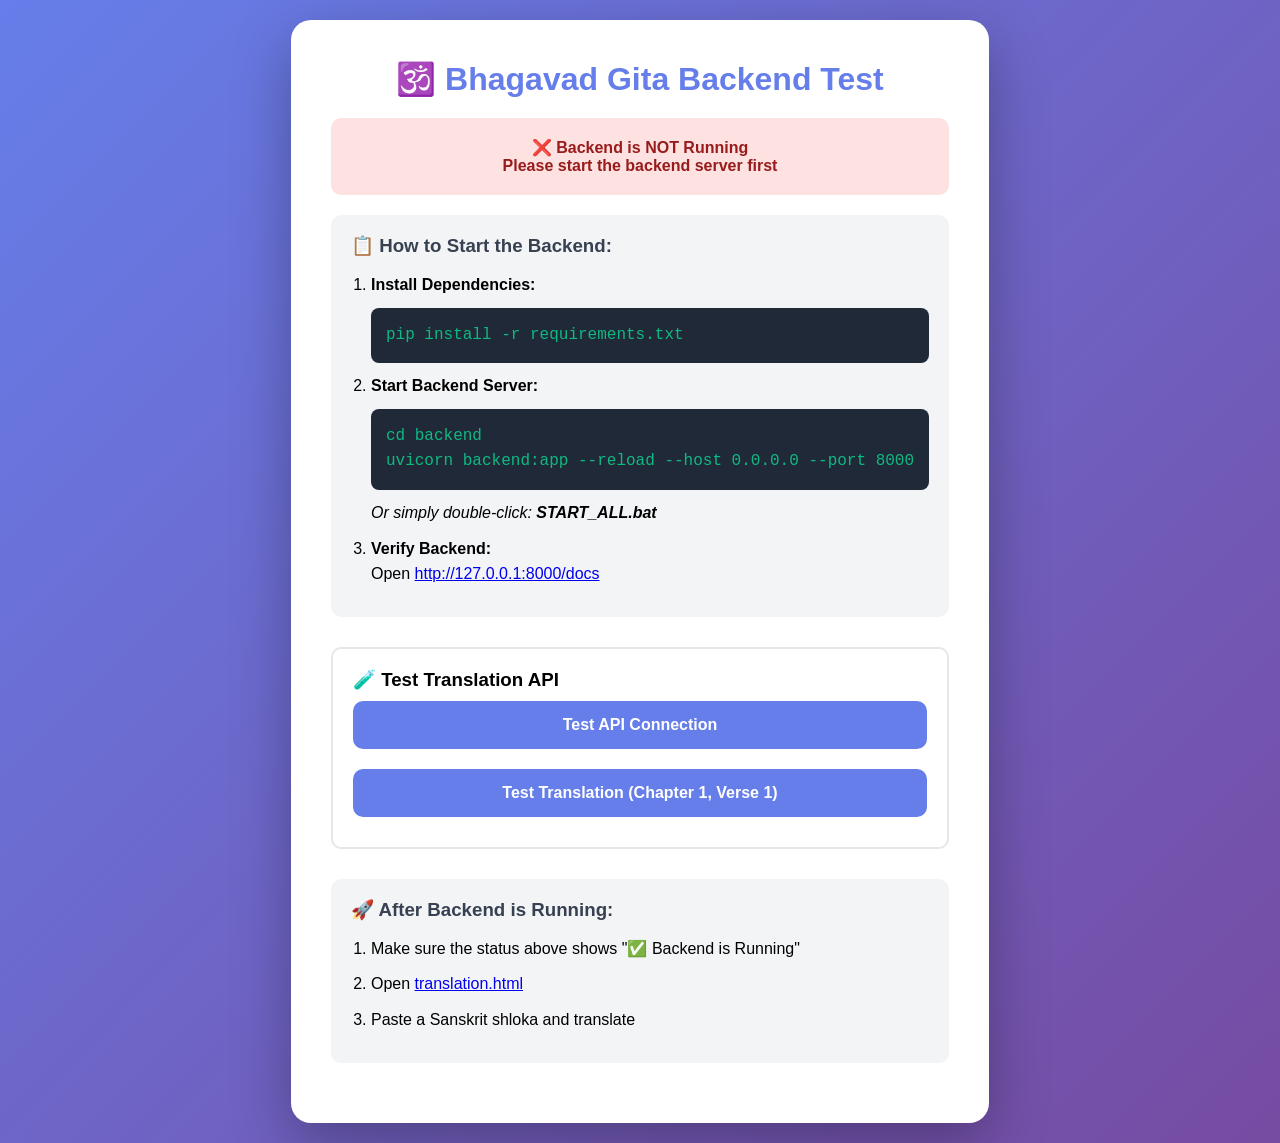
<file: TEST_BACKEND.html>
<!DOCTYPE html>
<html lang="en">
<head>
    <meta charset="UTF-8">
    <meta name="viewport" content="width=device-width, initial-scale=1.0">
    <title>Backend Test - Bhagavad Gita</title>
    <style>
        * {
            margin: 0;
            padding: 0;
            box-sizing: border-box;
        }
        body {
            font-family: 'Segoe UI', Tahoma, Geneva, Verdana, sans-serif;
            background: linear-gradient(135deg, #667eea 0%, #764ba2 100%);
            min-height: 100vh;
            display: flex;
            justify-content: center;
            align-items: center;
            padding: 20px;
        }
        .container {
            background: white;
            border-radius: 20px;
            padding: 40px;
            max-width: 800px;
            box-shadow: 0 20px 60px rgba(0,0,0,0.3);
        }
        h1 {
            color: #667eea;
            margin-bottom: 20px;
            text-align: center;
        }
        .status {
            padding: 20px;
            border-radius: 10px;
            margin: 20px 0;
            font-weight: bold;
            text-align: center;
        }
        .status.checking {
            background: #fef3c7;
            color: #92400e;
        }
        .status.success {
            background: #d1fae5;
            color: #065f46;
        }
        .status.error {
            background: #fee2e2;
            color: #991b1b;
        }
        .instructions {
            background: #f3f4f6;
            padding: 20px;
            border-radius: 10px;
            margin: 20px 0;
        }
        .instructions h3 {
            color: #374151;
            margin-bottom: 15px;
        }
        .instructions ol {
            margin-left: 20px;
        }
        .instructions li {
            margin: 10px 0;
            line-height: 1.6;
        }
        .code {
            background: #1f2937;
            color: #10b981;
            padding: 15px;
            border-radius: 8px;
            font-family: 'Courier New', monospace;
            margin: 10px 0;
            overflow-x: auto;
        }
        button {
            background: #667eea;
            color: white;
            border: none;
            padding: 15px 30px;
            border-radius: 10px;
            font-size: 16px;
            font-weight: bold;
            cursor: pointer;
            width: 100%;
            margin: 10px 0;
            transition: all 0.3s;
        }
        button:hover {
            background: #5568d3;
            transform: translateY(-2px);
            box-shadow: 0 5px 15px rgba(102, 126, 234, 0.4);
        }
        .test-section {
            margin: 30px 0;
            padding: 20px;
            border: 2px solid #e5e7eb;
            border-radius: 10px;
        }
        .result {
            margin-top: 15px;
            padding: 15px;
            border-radius: 8px;
            background: #f9fafb;
            white-space: pre-wrap;
            word-wrap: break-word;
            max-height: 300px;
            overflow-y: auto;
        }
    </style>
</head>
<body>
    <div class="container">
        <h1>🕉️ Bhagavad Gita Backend Test</h1>
        
        <div id="status" class="status checking">
            🔍 Checking backend status...
        </div>

        <div class="instructions">
            <h3>📋 How to Start the Backend:</h3>
            <ol>
                <li><strong>Install Dependencies:</strong>
                    <div class="code">pip install -r requirements.txt</div>
                </li>
                <li><strong>Start Backend Server:</strong>
                    <div class="code">cd backend<br>uvicorn backend:app --reload --host 0.0.0.0 --port 8000</div>
                    <p><em>Or simply double-click: <strong>START_ALL.bat</strong></em></p>
                </li>
                <li><strong>Verify Backend:</strong>
                    <p>Open <a href="http://127.0.0.1:8000/docs" target="_blank">http://127.0.0.1:8000/docs</a></p>
                </li>
            </ol>
        </div>

        <div class="test-section">
            <h3>🧪 Test Translation API</h3>
            <button onclick="testAPI()">Test API Connection</button>
            <button onclick="testTranslation()">Test Translation (Chapter 1, Verse 1)</button>
            <div id="result" class="result" style="display:none;"></div>
        </div>

        <div class="instructions">
            <h3>🚀 After Backend is Running:</h3>
            <ol>
                <li>Make sure the status above shows "✅ Backend is Running"</li>
                <li>Open <a href="frontend/BV/translation.html">translation.html</a></li>
                <li>Paste a Sanskrit shloka and translate</li>
            </ol>
        </div>
    </div>

    <script>
        const API_BASE_URL = "http://127.0.0.1:8000";
        const statusDiv = document.getElementById('status');
        const resultDiv = document.getElementById('result');

        async function checkBackend() {
            try {
                const response = await fetch(`${API_BASE_URL}/docs`);
                if (response.ok) {
                    statusDiv.className = 'status success';
                    statusDiv.innerHTML = '✅ Backend is Running!<br>API URL: ' + API_BASE_URL;
                    return true;
                }
            } catch (err) {
                statusDiv.className = 'status error';
                statusDiv.innerHTML = '❌ Backend is NOT Running<br>Please start the backend server first';
                return false;
            }
        }

        async function testAPI() {
            resultDiv.style.display = 'block';
            resultDiv.textContent = 'Testing API connection...';
            
            try {
                const response = await fetch(`${API_BASE_URL}/docs`);
                if (response.ok) {
                    resultDiv.textContent = '✅ API Connection Successful!\n\n' +
                        'Backend URL: ' + API_BASE_URL + '\n' +
                        'Status: ' + response.status + ' ' + response.statusText + '\n\n' +
                        'You can now use the translation page!';
                } else {
                    resultDiv.textContent = '❌ API returned error: ' + response.status;
                }
            } catch (err) {
                resultDiv.textContent = '❌ Cannot connect to backend:\n\n' + err.message + '\n\n' +
                    'Make sure the backend is running on port 8000';
            }
        }

        async function testTranslation() {
            resultDiv.style.display = 'block';
            resultDiv.textContent = 'Testing translation...';
            
            const testShloka = "धृतराष्ट्र उवाच | धर्मक्षेत्रे कुरुक्षेत्रे समवेता युयुत्सवः | मामकाः पाण्डवाश्चैव किमकुर्वत सञ्जय ||";
            
            try {
                const response = await fetch(`${API_BASE_URL}/get-meaning`, {
                    method: 'POST',
                    headers: { 'Content-Type': 'application/json' },
                    body: JSON.stringify({
                        shloka: testShloka,
                        language: 'english'
                    })
                });

                const data = await response.json();
                
                if (response.ok && data.text) {
                    resultDiv.textContent = '✅ Translation Successful!\n\n' +
                        'Shloka: ' + testShloka + '\n\n' +
                        'Translation:\n' + data.text;
                } else if (data.error) {
                    resultDiv.textContent = '⚠️ API Error:\n\n' + data.error;
                } else {
                    resultDiv.textContent = '❌ Unexpected response:\n\n' + JSON.stringify(data, null, 2);
                }
            } catch (err) {
                resultDiv.textContent = '❌ Translation failed:\n\n' + err.message + '\n\n' +
                    'Make sure the backend is running and try again.';
            }
        }

        // Auto-check on page load
        checkBackend();
        
        // Re-check every 5 seconds
        setInterval(checkBackend, 5000);
    </script>
</body>
</html>
</file>
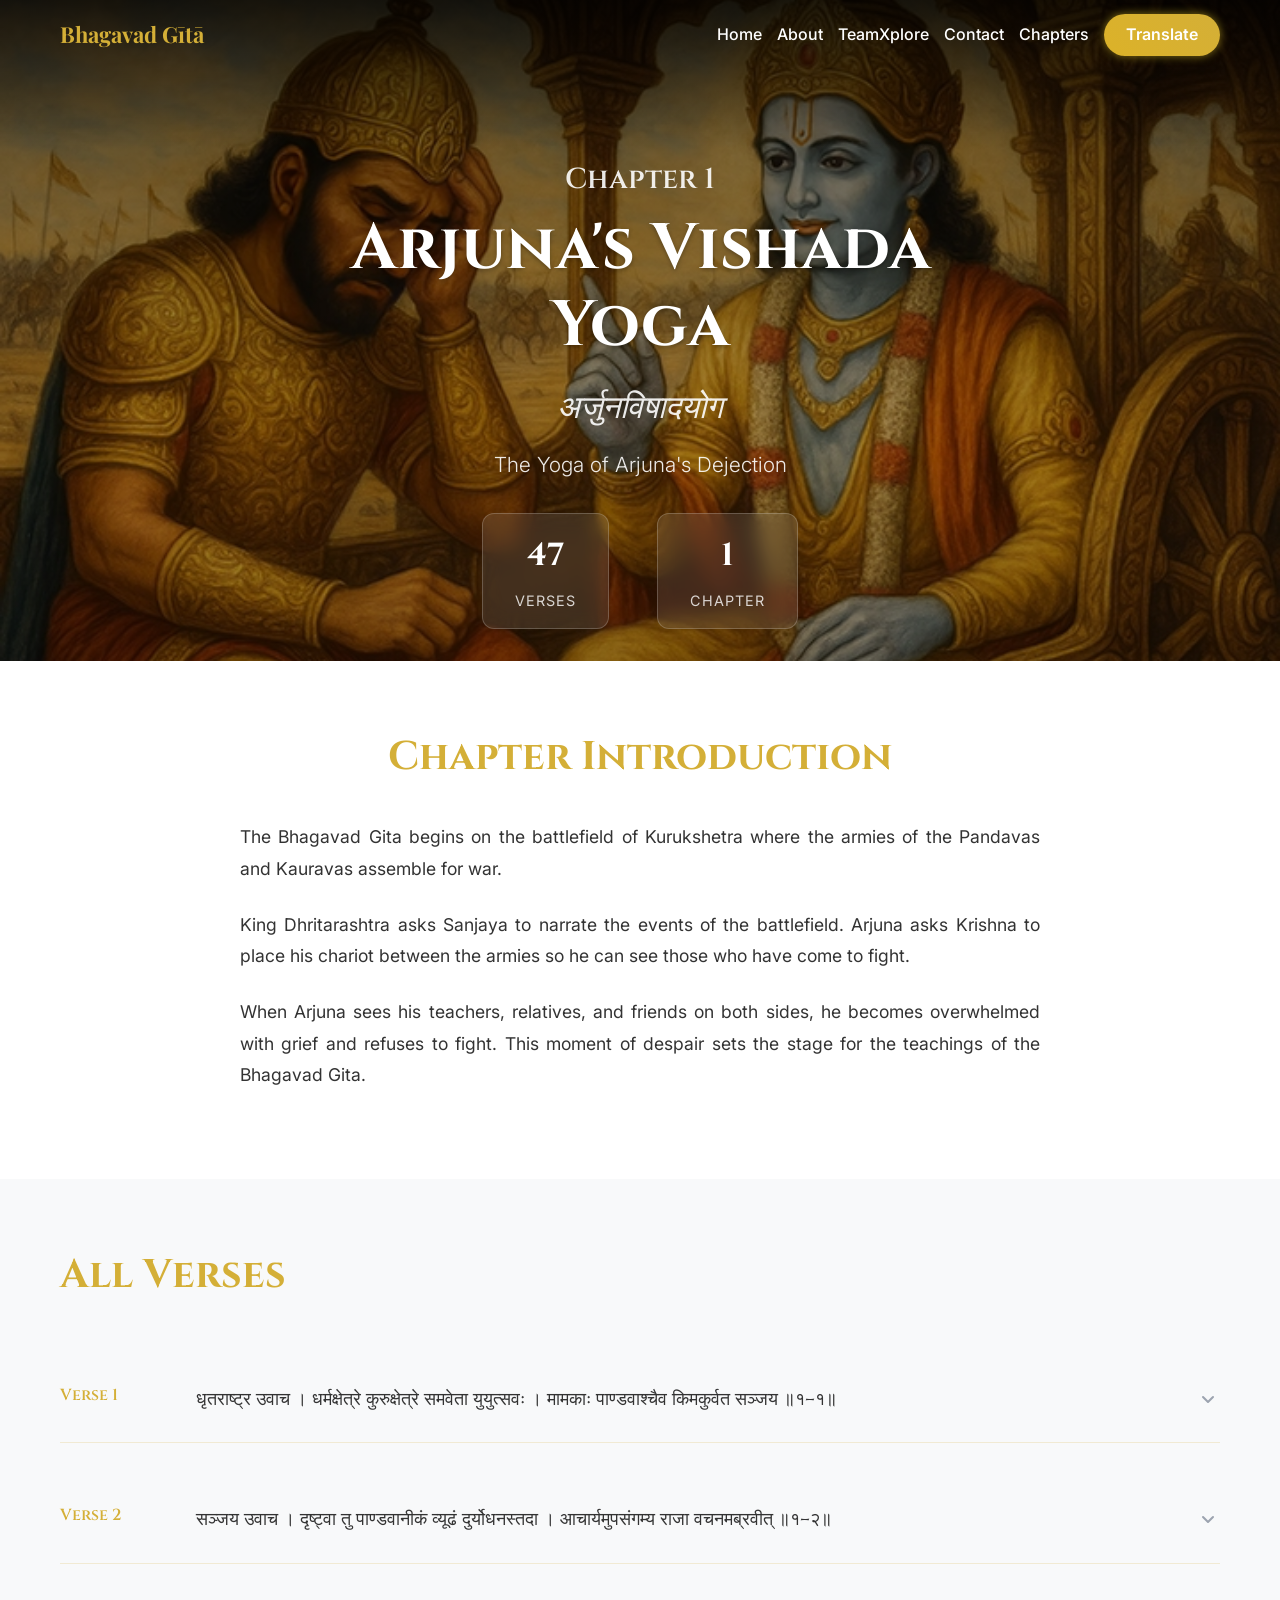
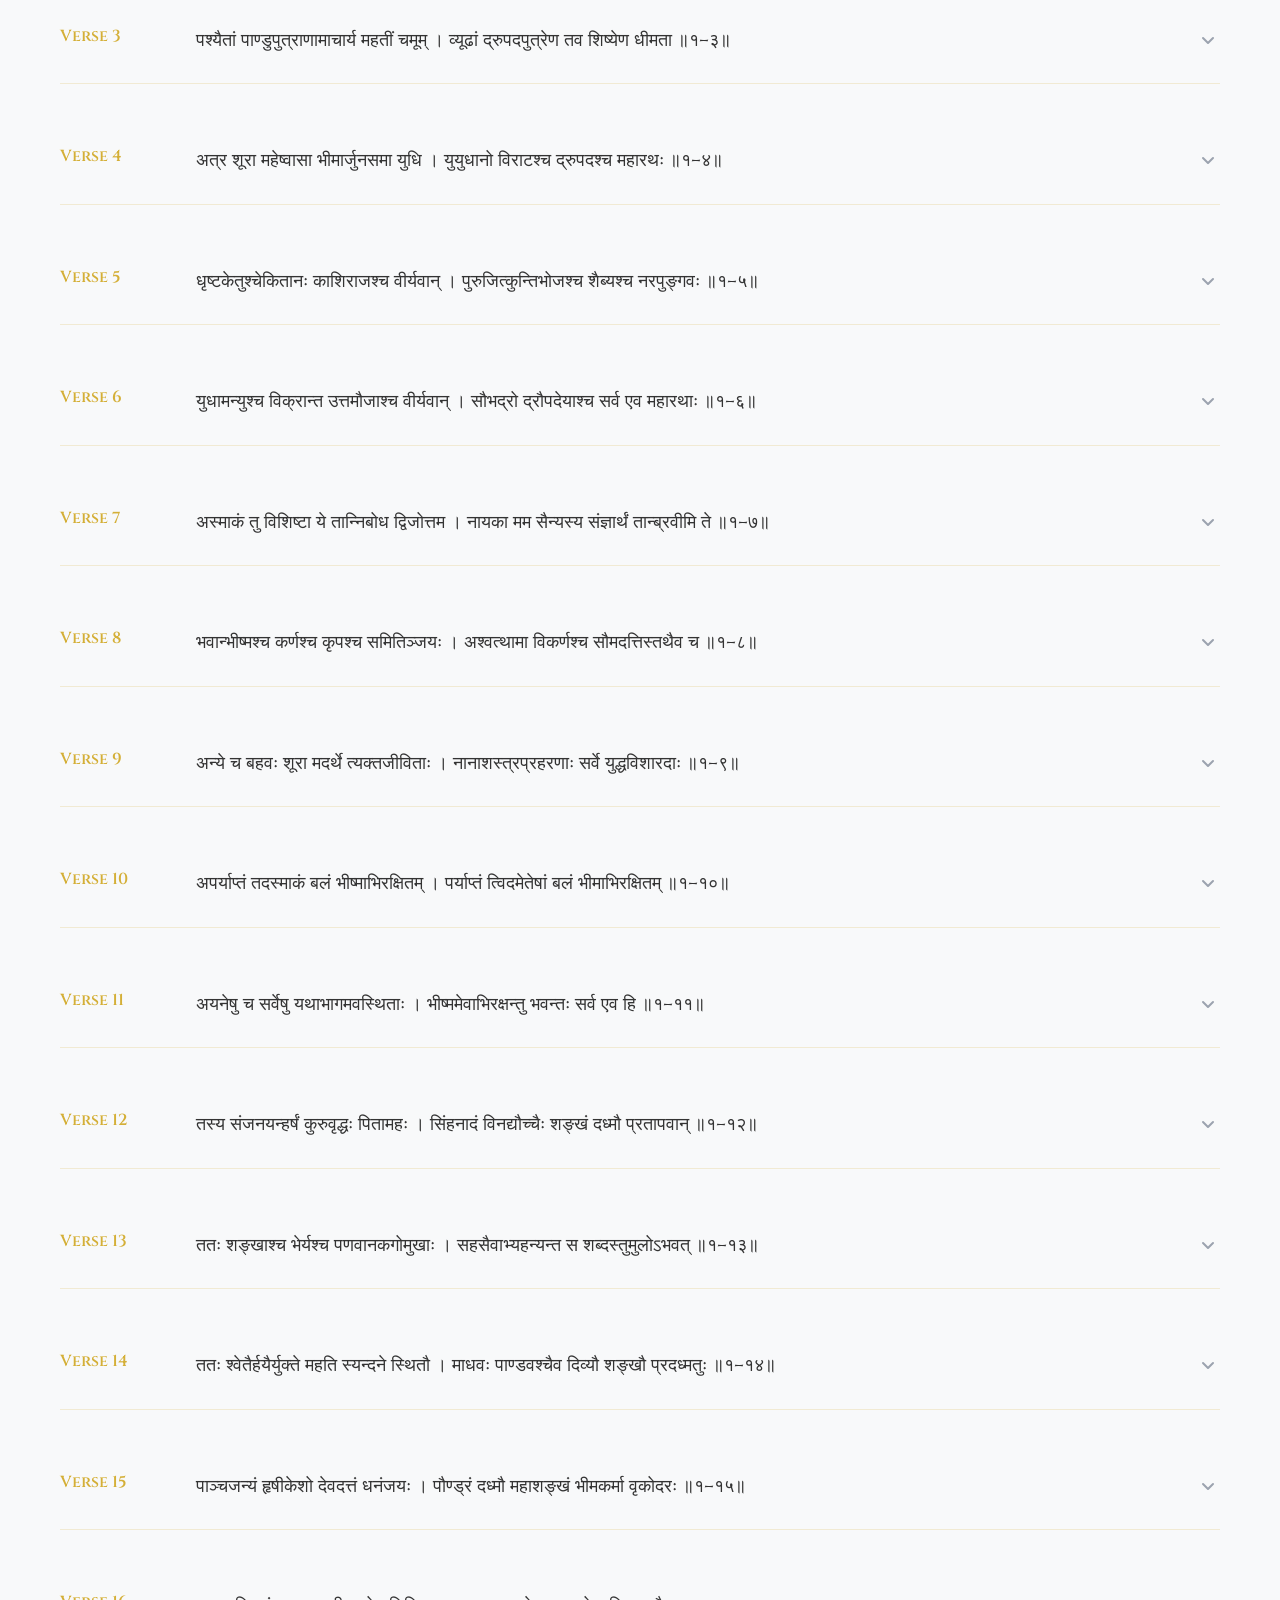
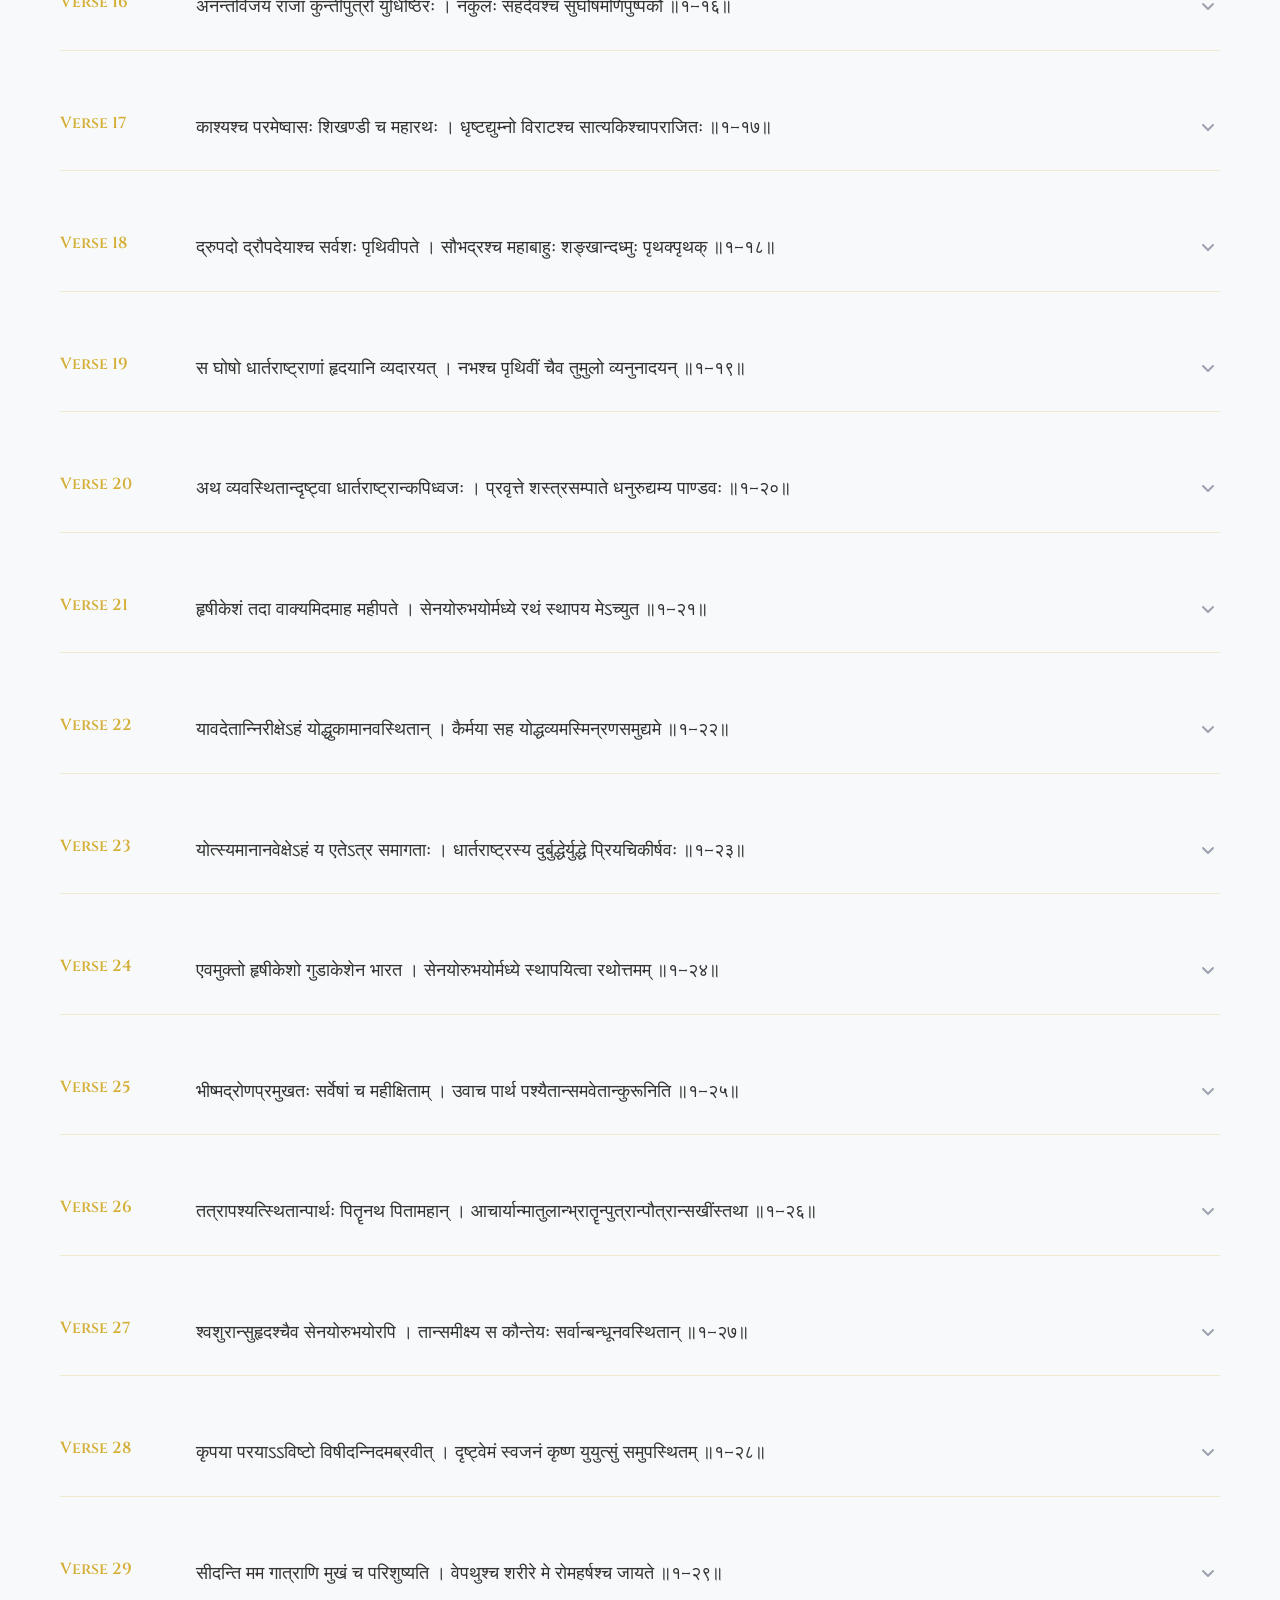
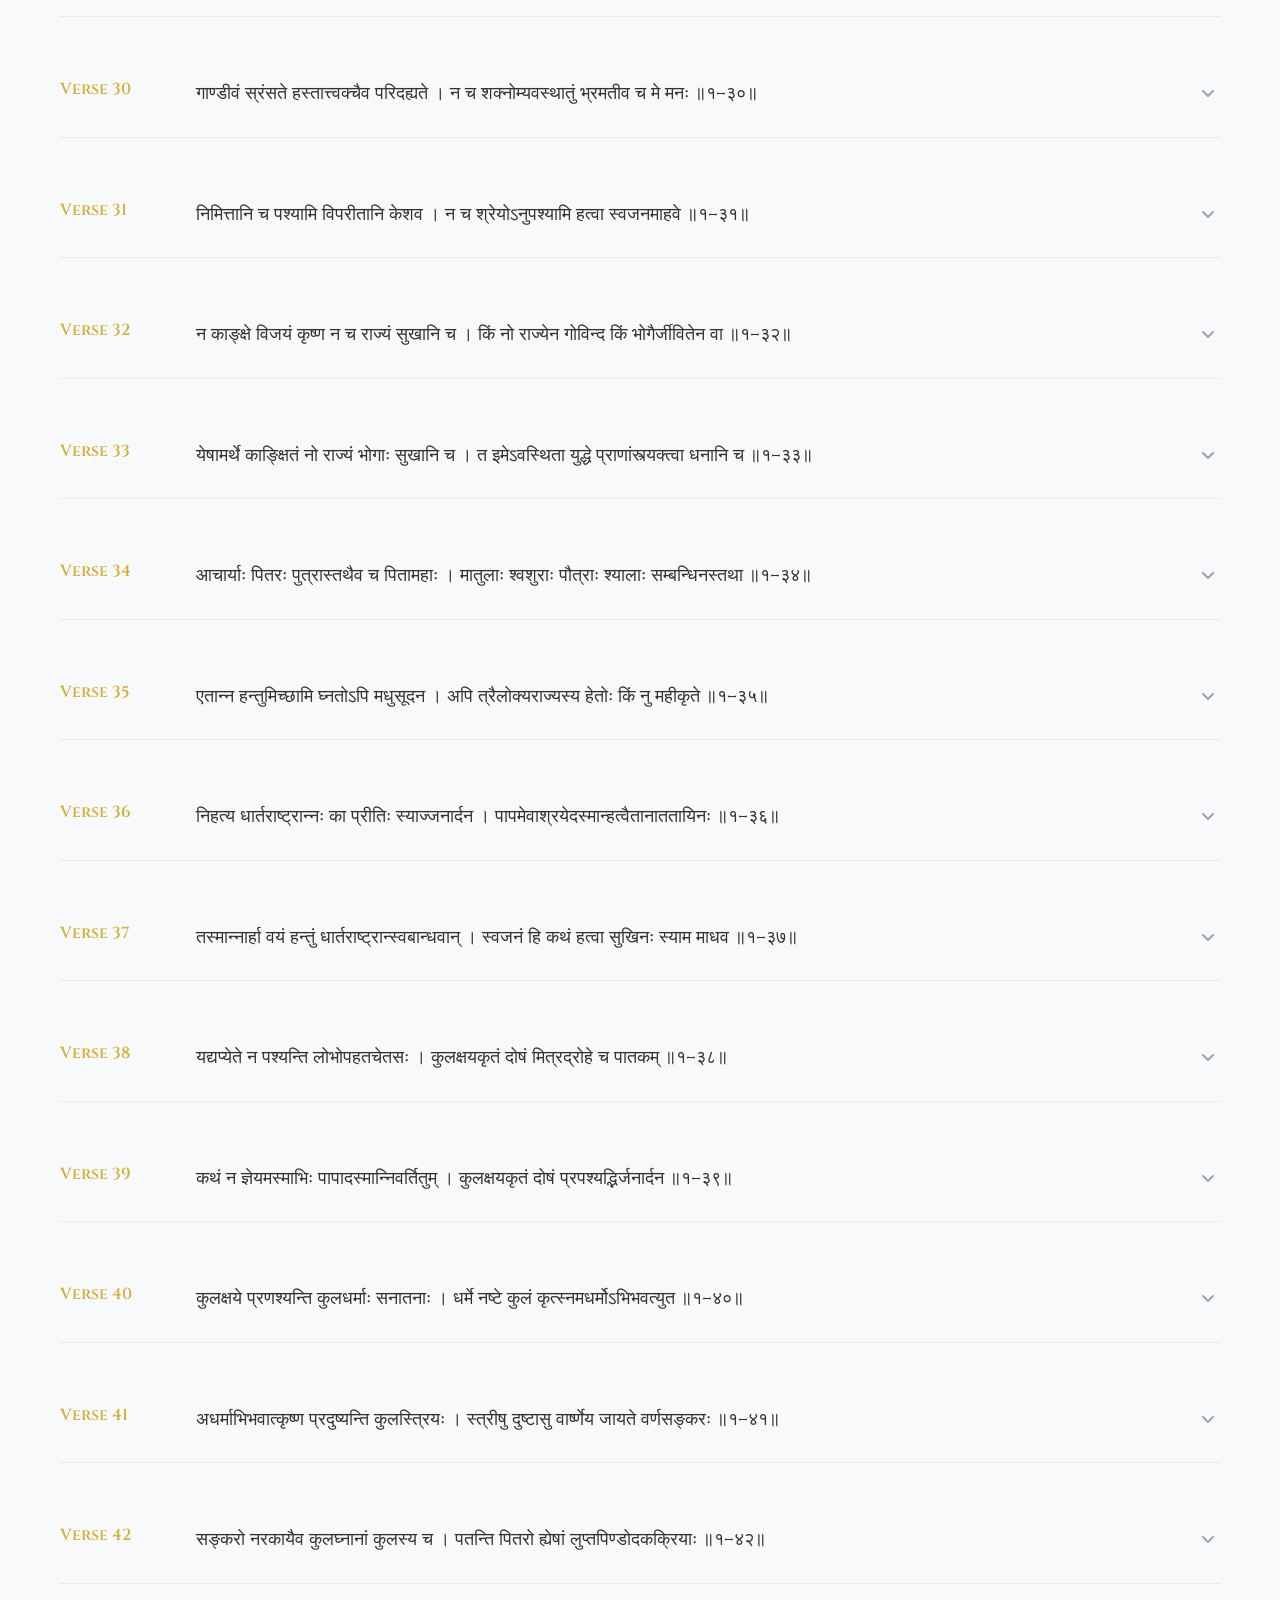
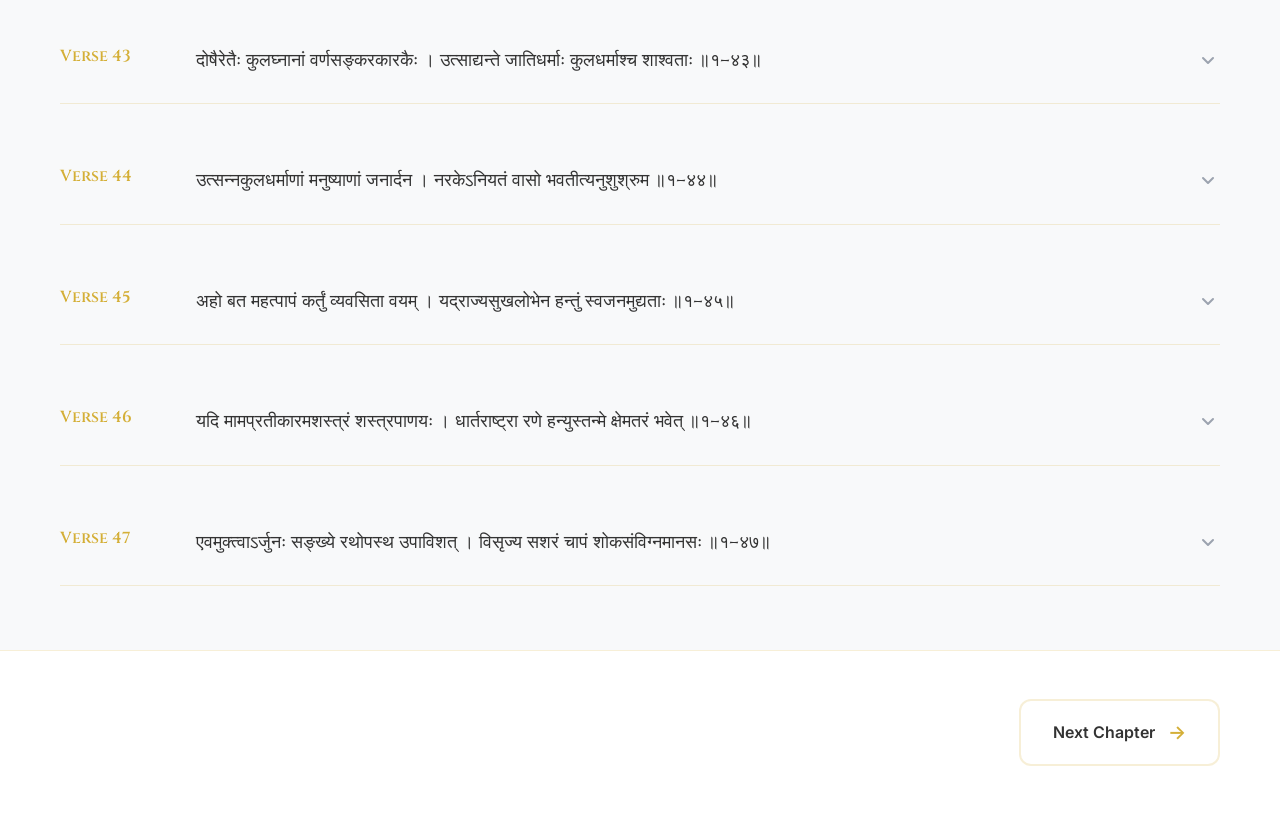
<file: frontend/Chapters/chapter.html>
<!DOCTYPE html>
<html lang="en">
<head>
    <meta charset="UTF-8">
    <meta name="viewport" content="width=device-width, initial-scale=1.0">
    <title>Bhagavad Gita Chapter 1: Arjuna's Vishada Yoga</title>
    
    <link rel="stylesheet" href="../Dashboard/style.css">
    <link rel="stylesheet" href="../shared/universal-loader.css">
    <link rel="stylesheet" href="../shared/mobile-responsive.css">
    <link href="https://fonts.googleapis.com/css2?family=Cinzel:wght@400;600;700&family=MedievalSharp&family=Playfair+Display:wght@600;700&family=Inter:wght@300;400;500;600&display=swap" rel="stylesheet">
    
    <style>
        /* Chapter Page Styles - Inline */
        :root {
            --gold: #d4af37;
            --text-primary: #333;
            --text-secondary: #666;
            --card-bg: rgba(255, 255, 255, 0.95);
            --border-color: rgba(212, 175, 55, 0.2);
            --font-title: 'Cinzel', serif;
            --font-body: 'Inter', sans-serif;
            --sanskrit-font: 'MedievalSharp', cursive;
        }

        body {
            background: linear-gradient(135deg, #f8f9fa 0%, #e9ecef 100%);
            font-family: var(--font-body);
            color: var(--text-primary);
            line-height: 1.6;
        }

        .navbar {
            background: transparent;
        }

        .navbar.scrolled {
            background: white;
        }

        .navbar nav a {
            color: white;
        }

        .navbar.scrolled nav a {
            color: #8B5E3C;
        }

        .navbar nav a:hover {
            color: #D4AF37;
        }

        .navbar .logo {
            color: #D4AF37;
        }

        /* Button styles for transparent navbar */
        .navbar .glow-btn,
        .navbar .outline-btn {
            color: white;
            border-color: white;
        }

        .navbar.scrolled .glow-btn {
            color: white;
            border-color: #D4AF37;
        }

        .navbar.scrolled .outline-btn {
            color: #D4AF37;
            border-color: #D4AF37;
        }

        /* Chapter Hero Section */
        .chapter-hero {
            position: relative;
            min-height: 60vh;
            display: flex;
            align-items: center;
            justify-content: center;
            text-align: center;
            color: white;
            overflow: hidden;
            padding-top: 70px;
        }

        /* Dark overlay behind navbar for better text visibility */
        .chapter-hero::before {
            content: '';
            position: absolute;
            top: 0;
            left: 0;
            right: 0;
            height: 150px;
            background: linear-gradient(
                to bottom,
                rgba(0, 0, 0, 0.7),
                rgba(0, 0, 0, 0)
            );
            z-index: 2;
            pointer-events: none;
        }

        .hero-background {
            position: absolute;
            top: 0;
            left: 0;
            right: 0;
            bottom: 0;
            background: linear-gradient(135deg, var(--gold) 0%, #b8941f 50%, #8b6914 100%);
            background-size: cover;
            background-position: center;
            background-repeat: no-repeat;
            z-index: 1;
        }

        .hero-overlay {
            position: absolute;
            top: 0;
            left: 0;
            right: 0;
            bottom: 0;
            background: linear-gradient(
                to bottom,
                rgba(0, 0, 0, 0.6),
                rgba(0, 0, 0, 0.3),
                rgba(0, 0, 0, 0.5)
            );
            z-index: 2;
        }

        .hero-content {
            position: relative;
            z-index: 3;
            max-width: 800px;
            margin: 0 auto;
            padding: 2rem;
        }

        .breadcrumb {
            margin-bottom: 2rem;
            font-size: 0.9rem;
            opacity: 0.9;
        }

        .breadcrumb a {
            color: white;
            text-decoration: none;
            transition: opacity 0.3s ease;
        }

        .breadcrumb a:hover {
            opacity: 0.8;
        }

        .chapter-title {
            margin-bottom: 1rem;
        }

        .chapter-number {
            display: block;
            font-family: var(--font-title);
            font-size: clamp(1.2rem, 3vw, 1.8rem);
            font-weight: 600;
            opacity: 0.9;
            margin-bottom: 0.5rem;
        }

        .chapter-name {
            display: block;
            font-family: var(--font-title);
            font-size: clamp(2.5rem, 5vw, 4rem);
            font-weight: 700;
            line-height: 1.2;
            text-shadow: 0 2px 4px rgba(0, 0, 0, 0.3);
        }

        .chapter-sanskrit {
            font-family: var(--sanskrit-font);
            font-size: clamp(1.2rem, 3vw, 2rem);
            margin-bottom: 1rem;
            opacity: 0.9;
            font-style: italic;
        }

        .chapter-description {
            font-size: clamp(1rem, 2vw, 1.3rem);
            margin-bottom: 2rem;
            opacity: 0.9;
            font-weight: 300;
        }

        .chapter-stats {
            display: flex;
            justify-content: center;
            gap: 3rem;
            flex-wrap: wrap;
        }

        .stat-item {
            display: flex;
            flex-direction: column;
            align-items: center;
            background: rgba(255, 255, 255, 0.1);
            padding: 1rem 2rem;
            border-radius: 12px;
            backdrop-filter: blur(10px);
            border: 1px solid rgba(255, 255, 255, 0.2);
        }

        .stat-number {
            font-family: var(--font-title);
            font-size: 2rem;
            font-weight: 700;
            margin-bottom: 0.5rem;
        }

        .stat-label {
            font-size: 0.9rem;
            text-transform: uppercase;
            letter-spacing: 1px;
            opacity: 0.8;
        }

        /* Chapter Introduction */
        .chapter-introduction {
            padding: 4rem 0;
            background: white;
        }

        .intro-content h2 {
            font-family: var(--font-title);
            font-size: 2.5rem;
            color: var(--gold);
            margin-bottom: 2rem;
            text-align: center;
        }

        .intro-content p {
            font-size: 1.1rem;
            line-height: 1.8;
            margin-bottom: 1.5rem;
            max-width: 800px;
            margin-left: auto;
            margin-right: auto;
            text-align: justify;
        }

        /* Verses Section */
        .verses-section {
            padding: 4rem 0;
            background: #f8f9fa;
        }

        .section-header h2 {
            font-family: var(--font-title);
            font-size: 2.5rem;
            color: var(--gold);
            margin-bottom: 3rem;
        }

        /* Loading Indicator */
        .loading-indicator {
            text-align: center;
            padding: 3rem;
            color: var(--gold);
        }

        .loading-spinner {
            width: 50px;
            height: 50px;
            margin: 0 auto 1rem;
            border: 4px solid var(--border-color);
            border-top: 4px solid var(--gold);
            border-radius: 50%;
            animation: spin 1s linear infinite;
        }

        @keyframes spin {
            0% { transform: rotate(0deg); }
            100% { transform: rotate(360deg); }
        }

        /* Verses Container */
        .verses-container {
            display: grid;
            gap: 2rem;
        }

        /* Verse Card - LeetCode Style */
        .verse-card {
            display: flex;
            flex-direction: column;
            border-bottom: 1px solid rgba(212, 175, 55, 0.2);
            opacity: 0;
            transform: translateY(20px);
            animation: verseCardFadeIn 0.6s ease-out forwards;
        }

        .verse-main {
            display: flex;
            flex-direction: column;
            gap: 1rem;
            padding: 1.75rem 0;
            transition: all 0.2s ease;
            cursor: pointer;
        }

        @media (min-width: 640px) {
            .verse-main {
                flex-direction: row;
                gap: 1.5rem;
            }
        }

        .verse-main:hover {
            margin: 0 -0.5rem;
            padding: 1.75rem 0.5rem;
            border-radius: 8px;
            background: rgba(212, 175, 55, 0.05);
            box-shadow: 0 2px 8px rgba(0, 0, 0, 0.1);
        }

        .verse-main:focus-within {
            margin: 0 -0.5rem;
            padding: 1.75rem 0.5rem;
            border-radius: 8px;
            background: rgba(212, 175, 55, 0.05);
            box-shadow: 0 2px 8px rgba(0, 0, 0, 0.1);
            outline: none;
        }

        .verse-header {
            display: flex;
            align-items: flex-start;
            gap: 0.5rem;
            width: 7rem;
            flex-shrink: 0;
        }

        @media (max-width: 639px) {
            .verse-header {
                width: auto;
            }
        }

        .verse-number {
            font-family: var(--font-title);
            font-size: 1rem;
            font-weight: 600;
            color: var(--gold);
        }

        .verse-content {
            flex: 1;
            text-align: justify;
            font-family: var(--sanskrit-font);
            font-size: 1.125rem;
            line-height: 1.75;
            color: #333;
            transition: color 0.2s ease;
            margin: 0;
        }

        .verse-main:hover .verse-content {
            color: var(--text-primary);
        }

        .expand-indicator {
            display: flex;
            align-items: center;
            justify-content: center;
            margin-left: auto;
        }

        .expand-icon {
            width: 1.5rem;
            height: 1.5rem;
            color: rgba(156, 163, 175, 1);
            transition: all 0.2s ease;
            transform-origin: center;
        }

        .verse-main:hover .expand-icon {
            color: rgba(107, 114, 128, 1);
        }

        .verse-card.expanded .expand-icon {
            transform: rotate(180deg);
        }

        /* Hidden Content */
        .verse-expanded {
            overflow: hidden;
            transition: all 0.25s ease;
            height: 0;
        }

        .verse-card.expanded .verse-expanded {
            height: auto;
            padding: 0 0 1.75rem 0;
        }

        .verse-expanded-content {
            margin-top: 1rem;
            padding-left: 1.75rem;
        }

        @media (max-width: 639px) {
            .verse-expanded-content {
                padding-left: 0;
            }
        }

        .translation-item {
            margin-bottom: 1rem;
            padding: 1rem;
            background: rgba(248, 249, 250, 0.8);
            border-radius: 6px;
            border-left: 3px solid var(--gold);
        }

        .translation-label {
            font-weight: 600;
            color: var(--gold);
            margin-bottom: 0.5rem;
            font-size: 0.9rem;
            text-transform: uppercase;
            letter-spacing: 0.5px;
        }

        .translation-text {
            font-size: 1rem;
            line-height: 1.7;
            color: var(--text-primary);
            margin: 0;
        }

        /* Chapter Navigation */
        .chapter-navigation {
            padding: 3rem 0;
            background: white;
            border-top: 1px solid var(--border-color);
        }

        .nav-buttons {
            display: flex;
            justify-content: space-between;
            align-items: center;
            gap: 2rem;
            flex-wrap: wrap;
        }

        /* When only next button is visible (chapter 1), align to right */
        .nav-buttons.only-next {
            justify-content: flex-end;
        }

        /* When only prev button is visible (chapter 18), align to left */
        .nav-buttons.only-prev {
            justify-content: flex-start;
        }

        .nav-btn {
            display: flex;
            align-items: center;
            gap: 0.8rem;
            padding: 1rem 2rem;
            background: var(--card-bg);
            border: 2px solid var(--border-color);
            border-radius: 12px;
            text-decoration: none;
            color: var(--text-primary);
            font-family: var(--font-body);
            font-weight: 600;
            transition: all 0.3s ease;
            min-width: 180px;
            justify-content: center;
        }

        .nav-btn:hover {
            border-color: var(--gold);
            background: rgba(212, 175, 55, 0.05);
            transform: translateY(-2px);
            box-shadow: 0 5px 15px rgba(0, 0, 0, 0.1);
        }

        .nav-arrow {
            font-size: 1.2rem;
            color: var(--gold);
        }

        /* Animations */
        @keyframes verseCardFadeIn {
            from {
                opacity: 0;
                transform: translateY(20px);
            }
            to {
                opacity: 1;
                transform: translateY(0);
            }
        }

        /* Responsive Design */
        @media (max-width: 768px) {
            .chapter-hero {
                min-height: 50vh;
            }

            .hero-content {
                padding: 1rem;
            }

            .chapter-stats {
                flex-direction: column;
                gap: 1rem;
            }

            .stat-item {
                padding: 0.8rem 1.5rem;
            }

            .nav-buttons {
                flex-direction: column;
                gap: 1rem;
            }

            .nav-btn {
                width: 100%;
            }

            .verse-number {
                font-size: 0.9rem;
            }

            .verse-content {
                font-size: 1rem;
            }

            .translation-text {
                font-size: 0.9rem;
            }

            .intro-content p {
                text-align: left;
            }

            .verse-main:hover {
                margin: 0;
                padding: 1.75rem 0;
            }

            .verse-main:focus-within {
                margin: 0;
                padding: 1.75rem 0;
            }
        }

        .translate-more{
            margin-top:10px;
        }

        .translate-btn{
            display:inline-block;
            padding:8px 16px;
            background:#d4af37;
            color:white;
            text-decoration:none;
            border-radius:6px;
            font-size:0.9rem;
            font-weight:600;
            transition:all 0.2s ease;
        }

        .translate-btn:hover{
            background:#b8941f;
            transform:translateY(-2px);
        }

        .echo-btn{
            display:inline-block;
            padding:8px 16px;
            margin-right:10px;
            background:#222;
            color:white;
            border:none;
            border-radius:6px;
            font-size:0.9rem;
            font-weight:600;
            cursor:pointer;
            transition:all 0.2s ease;
        }

        .echo-btn:hover{
            background:#000;
            transform:translateY(-2px);
        }

    </style>
</head>

<body>
    <!-- Page Loader -->
    <div class="page-loader">
        <div class="loader-chakra"></div>
        <div class="loader-text">Loading Chapter...</div>
    </div>
    
    <!-- ================= NAVBAR ================= -->
    <header class="navbar">
        <div class="container nav-content">
            <div class="logo">Bhagavad Gītā</div>
            <div class="right-section">
                <nav>
                    <a href="../Dashboard/index.html">Home</a>
                    <a href="../Dashboard/index.html#about">About</a>
                    <a href="../Dashboard/index.html#team">TeamXplore</a>
                    <a href="../Dashboard/index.html#contact">Contact</a>
                    <a href="chapters.html">Chapters</a>
                </nav>
                <a href="../BV/translation.html" class="glow-btn">Translate</a>
            </div>
        </div>
    </header>

    <!-- Chapter Hero Section -->
    <section class="chapter-hero">
        <div class="hero-background">
            <div class="hero-overlay"></div>
        </div>
        <div class="container">
            <div class="breadcrumb">
                <a href="chapters.html">Chapters</a> > <span>Chapter 1</span>
            </div>
            <div class="hero-content">
                <h1 class="chapter-title">
                    <span class="chapter-number" id="chapterNumberText"></span>
                    <span class="chapter-name" id="chapterNameText"></span>
                </h1>
                <p class="chapter-sanskrit" id="chapterSanskrit"></p>
                <p class="chapter-description" id="chapterDescription"></p>
                <div class="chapter-stats">
                    <div class="stat-item">
                        <span class="stat-number" id="verseCount"></span>
                        <span class="stat-label">Verses</span>
                    </div>
                    <div class="stat-item">
                        <span class="stat-number" id="chapterStat"></span>
                        <span class="stat-label">Chapter</span>
                    </div>
                </div>
            </div>
        </div>
    </section>

    <!-- Chapter Introduction -->
    <section class="chapter-introduction">
        <div class="container">
            <div class="intro-content">
                <h2>Chapter Introduction</h2>

                <div id="chapterIntroText"></div>

            </div>
        </div>
    </section>

    <!-- Verses Section -->
    <section class="verses-section">
        <div class="container">
            <div class="section-header">
                <h2>All Verses</h2>
            </div>
            
            <!-- Loading Indicator -->
            <div class="loading-indicator" id="loadingIndicator">
                <div class="loading-spinner"></div>
                <p>Loading verses...</p>
            </div>

            <!-- Verses Container -->
            <div class="verses-container" id="versesContainer">
                <!-- Verses will be loaded here -->
            </div>
        </div>
    </section>

    <!-- Chapter Navigation -->
    <section class="chapter-navigation">
        <div class="container">
            <div class="nav-buttons">
                <a id="prevChapter" class="nav-btn back-btn">
                    <span class="nav-arrow">←</span>
                    <span>previous Chapters</span>
                </a>
                
                <a id="nextChapter" class="nav-btn next-btn">
                    <span>Next Chapter</span>
                    <span class="nav-arrow">→</span>
                </a>
            </div>
        </div>
    </section>

    <script>
        // Chapter background images mapping
        const chapterBackgrounds = {
            1: 'ch-1.webp',
            2: 'ch-2.jpg',
            3: 'ch-3.webp',
            4: 'ch-4.jpg',
            5: 'ch-5.jpg',
            6: 'ch-6.jpg',
            7: 'ch-7.jpg',
            8: 'ch-8.webp',
            9: 'ch-9.jpg',
            10: 'ch-10',  // Note: no extension in folder
            11: 'ch-11.jpg',
            12: 'ch-12.webp',
            13: 'ch-13.jpg',
            14: 'ch-14.jpg',
            15: 'ch-15.jpg',
            16: 'ch-16.jpg',
            17: 'ch-17.webp',
            18: 'ch-18.jpg'
        };

        // Chapter 1 specific data
        const chapterFiles = {
            1: "Ch-1_Arjuna's_Vishada_Yoga.json",
            2: "Ch-2_Samkhya_Yoga.json",
            3: "Ch-3_Karma_Yoga.json",
            4: "Ch-4_Knowledge, Action_and_Renunciation_Yoga.json",
            5: "Ch-5_Karma_Sanyasa_Yoga.json",
            6: "Ch-6_Meditation.json",
            7: "Ch-7_Knowledge_and_Science_Yoga.json",
            8: "Ch-8_Akshar_Brahma_Yoga.json",
            9: "Ch-9_Rajavidya_Rajaguhya_Yoga.json",
            10: "Ch-10_Vibhuti_Yoga.json",
            11: "Ch-11 _Visvaroopadarsana_Yoga.json",
            12: "Ch-12_Bhakti_Yoga.json",
            13: "Ch-13_Kshetra-Kshetrajna_Vibhaga_Yoga.json",
            14: "Ch-14_Guna_Traya_Vibhaga_Yoga.json",
            15: "Ch-15_Purushottama_Yoga.json",
            16: "Ch-16_Daivasura_Sampad_Vibhaga_Yoga.json",
            17: "Ch-17_Shraddha_Traya_Vibhaga_Yoga.json",
            18: "Ch-18_Moksha_Sanyasa_Yoga.json"
        };

        // Get chapter number from URL
        function getChapterFromURL(){
        const params = new URLSearchParams(window.location.search);
        return parseInt(params.get("chapter")) || 1;
        }

        const chapterNumber = getChapterFromURL();
        const chapterFile = chapterFiles[chapterNumber];

        // Function to set chapter background image
        function setChapterBackground() {
            const heroBackground = document.querySelector('.hero-background');
            const backgroundImage = chapterBackgrounds[chapterNumber];
            
            if (heroBackground && backgroundImage) {
                // Set background image with fallback gradient
                heroBackground.style.backgroundImage = `url('images/${backgroundImage}'), linear-gradient(135deg, var(--gold) 0%, #b8941f 50%, #8b6914 100%)`;
                console.log(`Set background image: images/${backgroundImage}`);
            } else {
                console.log('Using default gradient background');
            }
        }

        // Function to load chapter data
        async function loadChapterData() {
            console.log('Starting to load chapter data...');
            console.log('Current page URL:', window.location.href);
            
            try {
                // Try different possible paths
                const possiblePaths = [
                `../BhagavatGitaJsonFiles/${chapterFile}`
                ];
                

                let response;
                let successPath = null;
                
                for (const path of possiblePaths) {
                    try {
                        console.log(`Trying to load from: ${path}`);
                        response = await fetch(path);
                        console.log(`Response status for ${path}:`, response.status);
                        
                        if (response.ok) {
                            successPath = path;
                            console.log(`Successfully loaded from: ${path}`);
                            break;
                        } else {
                            console.log(`Failed to load from ${path}: ${response.status} ${response.statusText}`);
                        }
                    } catch (e) {
                        console.log(`Error loading from ${path}:`, e.message);
                    }
                }

                if (!response || !response.ok) {
                    throw new Error(`Failed to load chapter data from any path. Last status: ${response ? response.status : 'No response'}`);
                }

                const data = await response.json();
                console.log(`Loaded ${data.length} verses successfully from ${successPath}`);
                console.log('First verse:', data[0]);
                return data;
            } catch (error) {
                console.error('Error loading chapter data:', error);
                console.error('Error details:', {
                    message: error.message,
                    stack: error.stack
                });
                return null;
            }
        }

        // Function to render verses
        function renderVerses(verses) {
            const container = document.getElementById('versesContainer');
            const loadingIndicator = document.getElementById('loadingIndicator');
            
            console.log('Rendering verses:', verses);
            
            if (!verses || verses.length === 0) {
                container.innerHTML = '<p class="text-center">No verses found.</p>';
                loadingIndicator.style.display = 'none';
                return;
            }

            container.innerHTML = '';
            
            verses.forEach((verse, index) => {
                console.log(`Creating verse ${verse.verse}:`, verse);
                
                const verseCard = document.createElement('div');
                verseCard.className = 'verse-card';
                verseCard.style.animationDelay = `${(index % 5) * 0.05 + 0.1}s`;
                
                verseCard.innerHTML = `
                    <div class="verse-main">
                        <div class="verse-header">
                            <span class="verse-number">Verse ${verse.verse}</span>
                        </div>
                        <p class="verse-content">${verse.sanskrit.text}</p>
                        <div class="expand-indicator">
                            <svg class="expand-icon" xmlns="http://www.w3.org/2000/svg" viewBox="0 0 24 24" width="1em" height="1em" fill="currentColor">
                                <path fill-rule="evenodd" d="M16.293 9.293a1 1 0 111.414 1.414l-5 5a1 1 0 01-1.414 0l-5-5a1 1 0 011.414-1.414L12 13.586l4.293-4.293z" clip-rule="evenodd"></path>
                            </svg>
                        </div>
                    </div>
                    <div class="verse-expanded">
                        <div class="verse-expanded-content">
                            <div class="translation-item">
                                <div class="translation-label">English Translation</div>
                                <p class="translation-text">${verse.translations.english.text}</p>
                            </div>
                            <div class="translation-item">
                                <div class="translation-label">Hindi Translation</div>
                                <p class="translation-text">${verse.translations.hindi.text}</p>
                            </div>

                            <div class="translate-more">

                                <button class="echo-btn" data-text="${encodeURIComponent(verse.sanskrit.text)}">
                                    🔊 Echo
                                </button>

                                <a 
                                    class="translate-btn"
                                    target="_blank"
                                    href="../BV/translation.html?text=${encodeURIComponent(verse.sanskrit.text)}">
                                    Translate More !!!
                                </a>

                            </div>
                        </div>
                    </div>
                `;
                
                // Add click event for expansion
                const verseMain = verseCard.querySelector('.verse-main');
                verseMain.addEventListener('click', () => {
                        verseCard.classList.toggle('expanded');
                    });

                    setTimeout(() => {
                    const echoBtn = verseCard.querySelector(".echo-btn");

                    if (echoBtn) {
                        echoBtn.addEventListener("click", function(e){
                            e.stopPropagation();
                            const text = decodeURIComponent(this.dataset.text);
                            echoShloka(text);
                        });
                    }
                },0);

                    container.appendChild(verseCard);
                });
            
            loadingIndicator.style.display = 'none';
            console.log('Finished rendering all verses');
        }
        
        const chapterMeta = {
            1:{
            name:"Arjuna's Vishada Yoga",
            sanskrit:"अर्जुनविषादयोग",
            description:"The Yoga of Arjuna's Dejection",
            verses:47,
            introduction:`
            <p>The Bhagavad Gita begins on the battlefield of Kurukshetra where the armies of the Pandavas and Kauravas assemble for war.</p>
            <p>King Dhritarashtra asks Sanjaya to narrate the events of the battlefield. Arjuna asks Krishna to place his chariot between the armies so he can see those who have come to fight.</p>
            <p>When Arjuna sees his teachers, relatives, and friends on both sides, he becomes overwhelmed with grief and refuses to fight. This moment of despair sets the stage for the teachings of the Bhagavad Gita.</p>
            `
            },

            2:{
            name:"Samkhya Yoga",
            sanskrit:"सांख्ययोग",
            description:"The Yoga of Knowledge",
            verses:72,
            introduction:`
            <p>Krishna begins instructing Arjuna about the nature of the soul and the impermanence of the body.</p>
            <p>He teaches that the soul is eternal and cannot be destroyed. Krishna also introduces the philosophy of Karma Yoga — performing duties without attachment to the results.</p>
            <p>This chapter lays the philosophical foundation for the entire Bhagavad Gita.</p>
            `
            },

            3:{
            name:"Karma Yoga",
            sanskrit:"कर्मयोग",
            description:"The Yoga of Action",
            verses:43,
            introduction:`
            <p>Krishna explains that no one can remain inactive because action is part of nature.</p>
            <p>He teaches that actions should be performed selflessly as a duty without attachment to the fruits.</p>
            <p>This path of selfless action purifies the mind and leads to spiritual progress.</p>
            `
            },

            4:{
            name:"Jnana Karma Sanyasa Yoga",
            sanskrit:"ज्ञानकर्मसंन्यासयोग",
            description:"The Yoga of Knowledge and Renunciation",
            verses:42,
            introduction:`
            <p>Krishna explains the divine origin of spiritual knowledge and how it has been passed down through generations.</p>
            <p>He teaches that knowledge destroys ignorance and frees a person from the cycle of karma.</p>
            <p>The chapter emphasizes performing actions with wisdom and understanding.</p>
            `
            },

            5:{
            name:"Karma Sanyasa Yoga",
            sanskrit:"कर्मसंन्यासयोग",
            description:"The Yoga of Renunciation",
            verses:29,
            introduction:`
            <p>This chapter discusses the difference between renouncing action and performing action selflessly.</p>
            <p>Krishna explains that true renunciation is not giving up work but giving up attachment to the results.</p>
            <p>Through disciplined action and detachment, one can attain inner peace.</p>
            `
            },

            6:{
            name:"Dhyana Yoga",
            sanskrit:"ध्यानयोग",
            description:"The Yoga of Meditation",
            verses:47,
            introduction:`
            <p>Krishna describes the process of meditation and the importance of controlling the mind.</p>
            <p>Through regular practice and discipline, one can attain mental stability and spiritual realization.</p>
            <p>The chapter concludes by explaining that the yogi devoted to God is the highest among all seekers.</p>
            `
            },

            7:{
            name:"Jnana Vijnana Yoga",
            sanskrit:"ज्ञानविज्ञानयोग",
            description:"The Yoga of Knowledge and Realization",
            verses:30,
            introduction:`
            <p>Krishna reveals deeper knowledge about the nature of the universe and the divine.</p>
            <p>He explains how everything originates from the Supreme and is sustained by it.</p>
            <p>This chapter emphasizes understanding the divine through both knowledge and realization.</p>
            `
            },

            8:{
            name:"Akshara Brahma Yoga",
            sanskrit:"अक्षरब्रह्मयोग",
            description:"The Yoga of the Imperishable Brahman",
            verses:28,
            introduction:`
            <p>Krishna explains the nature of the eternal Supreme Being.</p>
            <p>He describes what happens at the time of death and how remembering the divine leads to liberation.</p>
            <p>The chapter emphasizes devotion and spiritual awareness at the final moment of life.</p>
            `
            },

            9:{
            name:"Raja Vidya Raja Guhya Yoga",
            sanskrit:"राजविद्याराजगुह्ययोग",
            description:"The Yoga of Royal Knowledge and Royal Secret",
            verses:34,
            introduction:`
            <p>This chapter reveals the most confidential spiritual knowledge.</p>
            <p>Krishna explains that devotion to God is the highest path to liberation.</p>
            <p>Even those who have committed mistakes can reach the divine through sincere devotion.</p>
            `
            },

            10:{
            name:"Vibhuti Yoga",
            sanskrit:"विभूतियोग",
            description:"The Yoga of Divine Glories",
            verses:42,
            introduction:`
            <p>Krishna describes the divine manifestations present throughout the universe.</p>
            <p>He explains how the greatness and beauty in the world reflect the power of the Supreme.</p>
            <p>This helps Arjuna understand the infinite nature of the divine.</p>
            `
            },

            11:{
            name:"Vishvarupa Darshana Yoga",
            sanskrit:"विश्वरूपदर्शनयोग",
            description:"The Yoga of the Vision of the Universal Form",
            verses:55,
            introduction:`
            <p>Arjuna asks Krishna to reveal his cosmic form.</p>
            <p>Krishna grants divine vision and reveals his universal form containing the entire universe.</p>
            <p>This awe-inspiring vision shows the infinite power of the Supreme Being.</p>
            `
            },

            12:{
            name:"Bhakti Yoga",
            sanskrit:"भक्तियोग",
            description:"The Yoga of Devotion",
            verses:20,
            introduction:`
            <p>This chapter focuses on the path of devotion.</p>
            <p>Krishna explains that loving devotion toward God is one of the simplest and most powerful spiritual paths.</p>
            <p>He also describes the qualities of a true devotee.</p>
            `
            },

            13:{
            name:"Kshetra Kshetrajna Vibhaga Yoga",
            sanskrit:"क्षेत्रक्षेत्रज्ञविभागयोग",
            description:"The Yoga of the Field and the Knower",
            verses:35,
            introduction:`
            <p>Krishna explains the difference between the physical body and the eternal soul.</p>
            <p>He describes the nature of matter, consciousness, and true knowledge.</p>
            <p>Understanding this distinction helps one transcend ignorance.</p>
            `
            },

            14:{
            name:"Guna Traya Vibhaga Yoga",
            sanskrit:"गुणत्रयविभागयोग",
            description:"The Yoga of the Three Gunas",
            verses:27,
            introduction:`
            <p>Krishna explains the three qualities of nature: sattva, rajas, and tamas.</p>
            <p>These qualities influence human behavior and personality.</p>
            <p>By transcending these gunas, a person can attain spiritual freedom.</p>
            `
            },

            15:{
            name:"Purushottama Yoga",
            sanskrit:"पुरुषोत्तमयोग",
            description:"The Yoga of the Supreme Person",
            verses:20,
            introduction:`
            <p>This chapter describes the relationship between the material world and the Supreme Being.</p>
            <p>Krishna explains that beyond the physical universe lies the eternal spiritual reality.</p>
            <p>The Supreme Person is the ultimate source of all existence.</p>
            `
            },

            16:{
            name:"Daivasura Sampad Vibhaga Yoga",
            sanskrit:"दैवासुरसम्पद्विभागयोग",
            description:"The Yoga of Divine and Demonic Qualities",
            verses:24,
            introduction:`
            <p>Krishna explains the difference between divine qualities and demonic tendencies.</p>
            <p>Divine traits lead to spiritual growth, while demonic traits lead to suffering.</p>
            <p>The chapter encourages cultivation of virtues like humility, compassion, and self-control.</p>
            `
            },

            17:{
            name:"Shraddha Traya Vibhaga Yoga",
            sanskrit:"श्रद्धात्रयविभागयोग",
            description:"The Yoga of Threefold Faith",
            verses:28,
            introduction:`
            <p>This chapter explains the three types of faith influenced by the gunas.</p>
            <p>Krishna discusses how faith affects worship, food, discipline, and sacrifice.</p>
            <p>Understanding these helps a seeker choose the path of spiritual growth.</p>
            `
            },

            18:{
            name:"Moksha Sanyasa Yoga",
            sanskrit:"मोक्षसंन्यासयोग",
            description:"The Yoga of Liberation and Renunciation",
            verses:78,
            introduction:`
            <p>The final chapter summarizes all the teachings of the Bhagavad Gita.</p>
            <p>Krishna revisits the paths of knowledge, action, and devotion.</p>
            <p>Arjuna finally understands his duty and resolves to fight according to Krishna's guidance.</p>
            `
            }

        };

        // Initialize the page
        async function initializePage() {
            console.log('Initializing page...');
            const verses = await loadChapterData();
            if (verses) {
                console.log('Data loaded successfully, rendering verses...');
                renderVerses(verses);
            } else {
                console.error('Failed to load verses data');
                document.getElementById('loadingIndicator').innerHTML = '<p style="color: red;">Error loading verses. Please check the console for details and try again later.</p>';
            }
        }

        function updateHero(){

        const meta = chapterMeta[chapterNumber];

        document.getElementById("chapterNumberText").textContent =
        `Chapter ${chapterNumber}`;

        document.getElementById("chapterNameText").textContent =
        meta.name;

        document.getElementById("chapterSanskrit").textContent =
        meta.sanskrit;

        document.getElementById("chapterDescription").textContent =
        meta.description;

        document.getElementById("verseCount").textContent =
        meta.verses;

        document.getElementById("chapterStat").textContent =
        chapterNumber;

        document.getElementById("chapterIntroText").innerHTML =
        meta.introduction;

        }

        // Load verses when page loads

        function setupNavigation(){

            const next = document.getElementById("nextChapter");
            const prev = document.getElementById("prevChapter");
            const navButtons = document.querySelector(".nav-buttons");

            let nextVisible = false;
            let prevVisible = false;

            // Handle Next Chapter button
            if(next){
                if(chapterNumber < 18){
                    next.href = `chapter.html?chapter=${chapterNumber + 1}`;
                    next.style.display = 'flex';
                    nextVisible = true;
                } else {
                    // Hide Next button on chapter 18
                    next.style.display = 'none';
                }
            }

            // Handle Previous Chapter button
            if(prev){
                if(chapterNumber > 1){
                    prev.href = `chapter.html?chapter=${chapterNumber - 1}`;
                    prev.style.display = 'flex';
                    prevVisible = true;
                } else {
                    // Hide Previous button on chapter 1
                    prev.style.display = 'none';
                }
            }

            // Update nav-buttons alignment based on visible buttons
            if(navButtons){
                navButtons.classList.remove('only-next', 'only-prev');
                
                if(nextVisible && !prevVisible){
                    // Chapter 1: only next button, align right
                    navButtons.classList.add('only-next');
                } else if(prevVisible && !nextVisible){
                    // Chapter 18: only prev button, align left
                    navButtons.classList.add('only-prev');
                }
                // Chapters 2-17: both visible, default space-between
            }

        }

        document.addEventListener('DOMContentLoaded', () => {
            setChapterBackground();
            updateHero();
            initializePage();
            setupNavigation();
        });

        // Navbar scroll effect
        window.addEventListener("scroll", function() {
            const nav = document.querySelector(".navbar");
            if (window.scrollY > 50) {
                nav.classList.add("scrolled");
            } else {
                nav.classList.remove("scrolled");
            }
        });

        let echoAudio = new Audio();

        function echoShloka(text){

            const cleanedText = text
                .replace(/॥.*?॥/g, "")
                .replace(/।/g, ", ")
                .trim();

            const speech = new SpeechSynthesisUtterance(cleanedText);

            speech.lang = "hi-IN";       // Indian pronunciation
            speech.rate = 0.9;          // slightly slower for chanting
            speech.pitch = 1;

            window.speechSynthesis.cancel(); // stop previous speech
            window.speechSynthesis.speak(speech);
        }
    </script>

    <script src="../shared/universal-loader.js"></script>
    <script src="../shared/mobile-menu.js"></script>
</body>
</html>
</file>
<file: frontend/Dashboard/style.css>
/* ===== RESET ===== */
a {
  text-decoration: none;
}
* {
  margin: 0;
  padding: 0;
  box-sizing: border-box;
}

html {
  scroll-behavior: smooth;
}

body {
  font-family: 'Inter', sans-serif;
  background: #FDF8F2;
  color: #2C2C2C;
}

/* ===== CONTAINER ===== */
.container {
  max-width: 1200px;
  margin: auto;
  padding: 0 20px;
}

/* ===== NAVBAR ===== */
.navbar {
  position: fixed;
  width: 100%;
  top: 0;
  z-index: 1000;
  background: transparent;
  transition: 0.3s ease;
}

.navbar.scrolled {
  background: white;
  box-shadow: 0 2px 12px rgba(0,0,0,0.08);
}

.nav-content {
  display: flex;
  justify-content: space-between;
  align-items: center;
  height: 70px;
}

.logo {
  font-family: 'Playfair Display', serif;
  font-size: 22px;
  color: #D4AF37;
  font-weight: 700;
  z-index: 1002;
}

.right-section {
  display: flex;
  align-items: center;
  gap: 15px;
}

.navbar nav {
  display: flex;
  align-items: center;
  gap: 15px;
}

.navbar nav a {
  text-decoration: none;
  color: white;
  font-weight: 500;
  transition: 0.3s;
  white-space: nowrap;
}

.navbar.scrolled nav a {
  color: #8B5E3C;
}

.navbar nav a:hover {
  color: #D4AF37;
}

/* ===== PREMIUM BUTTONS ===== */

/* Wireshark Style Outline Button */
.outline-btn {
  padding: 8px 20px;
  border-radius: 30px;
  background: transparent;
  color: #D4AF37;
  font-weight: 500;
  cursor: pointer;
  border: 2px solid #e8bb28;
  transition: 0.3s ease;
}

.outline-btn:hover {
  background: #D4AF37;
  color: black;
  box-shadow: 0 0 15px #daaf22;
}

/* Gradient Glow Button */
.glow-btn {
  padding: 8px 22px;
  border-radius: 30px;
  border: none;
  background: linear-gradient(45deg, #dcb228, #D4AF37);
  color: white;
  font-weight: 600;
  cursor: pointer;
  transition: 0.3s ease;
  box-shadow: 0 0 10px rgba(214, 185, 35, 0.6);
}

.glow-btn:hover {
  transform: translateY(-2px);
  box-shadow: 0 0 20px rgba(237, 224, 40, 0.9);
}

/* ===== HERO ===== */
.hero {
  position: relative;
  width: 100%;
  height: 100vh;
  overflow: hidden;
}

.hero-video {
  position: fixed;
  top: 0;
  left: 0;
  width: 100vw;
  height: 100vh;
  object-fit: cover;
  z-index: -1;
}

.hero-overlay {
  position: relative;
  z-index: 2;
  height: 100vh;
  display: flex;
  flex-direction: column;
  justify-content: center;
  align-items: center;
  text-align: center;
  background: linear-gradient(
    to bottom,
    rgba(0,0,0,0.65),
    rgba(0,0,0,0.4),
    rgba(0,0,0,0.65)
  );
  color: white;
  padding: 20px;
}

.hero-overlay h1 {
  font-family: 'Playfair Display', serif;
  font-size: 48px;
  margin-bottom: 20px;
}

.hero-overlay p {
  font-size: 18px;
  margin-bottom: 25px;
}

.btn {
  display: inline-block;
  padding: 12px 30px;
  background: #D4AF37;
  color: black;
  border-radius: 30px;
  text-decoration: none;
  font-weight: 600;
  transition: 0.3s;
}

.btn:hover {
  background: #b9972e;
}

/* ===== SECTIONS ===== */
.section {
  padding: 120px 0;
  background: #FDF8F2;
  text-align: center;
}

.section h2 {
  font-family: 'Playfair Display', serif;
  margin-bottom: 20px;
  font-size: 32px;
}

.alt {
  background: white;
}

/* ===== CARDS ===== */
.features,
.team-grid {
  margin-top: 40px;
  display: flex;
  justify-content: center;
  gap: 30px;
  flex-wrap: wrap;
}

.card,
.team-card {
  background: white;
  padding: 25px;
  width: 280px;
  border-radius: 12px;
  box-shadow: 0 5px 20px rgba(0,0,0,0.05);
  transition: 0.3s;
}

.card:hover,
.team-card:hover {
  transform: translateY(-6px);
}

/* ===== CONTACT ===== */
.contact-form {
  max-width: 450px;
  margin: 30px auto;
  display: flex;
  flex-direction: column;
}

.contact-form input,
.contact-form textarea {
  margin: 10px 0;
  padding: 12px;
  border-radius: 6px;
  border: 1px solid #ccc;
}

.footer {
  text-align: center;
  padding: 25px;
  background: #8B5E3C;
  color: white;
}

/* ===== CARDS ===== */
.features,
.team-grid {
  margin-top: 40px;
  display: flex;
  justify-content: center;
  gap: 30px;
  flex-wrap: wrap;
}

.card,
.team-card {
  background: white;
  padding: 25px;
  width: 280px;
  border-radius: 12px;
  box-shadow: 0 5px 20px rgba(0,0,0,0.05);
  transition: 0.3s;
}

.card:hover,
.team-card:hover {
  transform: translateY(-6px);
}

/* ===== CONTACT ===== */
.contact-form {
  max-width: 450px;
  margin: 30px auto;
  display: flex;
  flex-direction: column;
}

.contact-form input,
.contact-form textarea {
  margin: 10px 0;
  padding: 12px;
  border-radius: 6px;
  border: 1px solid #ccc;
}

.footer {
  text-align: center;
  padding: 25px;
  background: #8B5E3C;
  color: white;
}

.linkedin-icon {
  display: inline-block;
  margin-top: 12px;
  font-size: 22px;
  color: #0A66C2;
  transition: 0.3s ease;
  z-index: 10;
  pointer-events: auto;
  position: relative;
}

.linkedin-icon:hover {
  transform: scale(1.2);
  color: #004182;
}

.github-icon {
    display: inline-block;
    margin-top: 10px;
    font-size: 24px;
    color: #111010;
    transition: 0.3s ease;
}

.github-icon:hover {
    color: #D4AF37;
    transform: scale(1.2);
}
.contact-social {
    margin-top: 20px;
    display: flex;
    justify-content: center;
    gap: 35px;
}

.contact-social a {
    font-size: 28px;
    color: #8B5E3C;
    transition: 0.3s ease;
}

.contact-social a:hover {
    color: #D4AF37;
    transform: scale(1.2);
}
</file>
<file: frontend/shared/universal-loader.css>
/* ===== UNIVERSAL PAGE LOADER - RESPONSIVE ===== */

.page-loader {
    position: fixed;
    top: 0;
    left: 0;
    width: 100%;
    height: 100%;
    background: linear-gradient(135deg, #0a0e27 0%, #1a1a3e 50%, #2d1b69 100%);
    display: flex;
    flex-direction: column;
    justify-content: center;
    align-items: center;
    z-index: 9999;
    transition: opacity 0.5s ease, visibility 0.5s ease;
}

.page-loader.hidden {
    opacity: 0;
    visibility: hidden;
    pointer-events: none;
}

/* Rotating Chakra Loader */
.loader-chakra {
    width: 80px;
    height: 80px;
    border: 4px solid transparent;
    border-top-color: #d4af37;
    border-right-color: #d4af37;
    border-radius: 50%;
    animation: chakraSpin 1.2s linear infinite;
    position: relative;
    box-shadow: 
        0 0 30px rgba(212, 175, 55, 0.5),
        inset 0 0 20px rgba(212, 175, 55, 0.3);
}

.loader-chakra::before {
    content: '';
    position: absolute;
    top: 50%;
    left: 50%;
    transform: translate(-50%, -50%);
    width: 60px;
    height: 60px;
    border: 3px solid transparent;
    border-bottom-color: #ffd700;
    border-left-color: #ffd700;
    border-radius: 50%;
    animation: chakraSpin 0.8s linear infinite reverse;
}

.loader-chakra::after {
    content: '';
    position: absolute;
    top: 50%;
    left: 50%;
    transform: translate(-50%, -50%);
    width: 40px;
    height: 40px;
    border: 2px solid transparent;
    border-top-color: #b8941f;
    border-right-color: #b8941f;
    border-radius: 50%;
    animation: chakraSpin 0.6s linear infinite;
}

@keyframes chakraSpin {
    0% {
        transform: rotate(0deg);
    }
    100% {
        transform: rotate(360deg);
    }
}

/* Loading Text */
.loader-text {
    margin-top: 30px;
    font-family: 'Cinzel', serif;
    font-size: 1.2rem;
    color: #d4af37;
    letter-spacing: 3px;
    text-transform: uppercase;
    animation: loaderPulse 1.5s ease-in-out infinite;
    text-shadow: 0 0 20px rgba(212, 175, 55, 0.6);
}

@keyframes loaderPulse {
    0%, 100% {
        opacity: 0.6;
    }
    50% {
        opacity: 1;
    }
}

/* Loading Progress Bar (Optional) */
.loader-progress {
    width: 200px;
    height: 3px;
    background: rgba(212, 175, 55, 0.2);
    border-radius: 10px;
    margin-top: 20px;
    overflow: hidden;
    position: relative;
}

.loader-progress::before {
    content: '';
    position: absolute;
    top: 0;
    left: -100%;
    width: 100%;
    height: 100%;
    background: linear-gradient(90deg, transparent, #d4af37, transparent);
    animation: loaderProgress 1.5s ease-in-out infinite;
}

@keyframes loaderProgress {
    0% {
        left: -100%;
    }
    100% {
        left: 100%;
    }
}

/* ===== RESPONSIVE ADJUSTMENTS ===== */

/* Mobile Devices (Portrait) */
@media (max-width: 480px) {
    .loader-chakra {
        width: 60px;
        height: 60px;
        border-width: 3px;
    }
    
    .loader-chakra::before {
        width: 45px;
        height: 45px;
        border-width: 2px;
    }
    
    .loader-chakra::after {
        width: 30px;
        height: 30px;
        border-width: 2px;
    }
    
    .loader-text {
        font-size: 0.9rem;
        letter-spacing: 2px;
        margin-top: 20px;
    }
    
    .loader-progress {
        width: 150px;
        height: 2px;
    }
}

/* Tablets (Portrait) */
@media (min-width: 481px) and (max-width: 768px) {
    .loader-chakra {
        width: 70px;
        height: 70px;
    }
    
    .loader-chakra::before {
        width: 52px;
        height: 52px;
    }
    
    .loader-chakra::after {
        width: 35px;
        height: 35px;
    }
    
    .loader-text {
        font-size: 1rem;
        letter-spacing: 2.5px;
    }
    
    .loader-progress {
        width: 180px;
    }
}

/* Tablets (Landscape) and Small Desktops */
@media (min-width: 769px) and (max-width: 1024px) {
    .loader-chakra {
        width: 75px;
        height: 75px;
    }
    
    .loader-chakra::before {
        width: 56px;
        height: 56px;
    }
    
    .loader-chakra::after {
        width: 38px;
        height: 38px;
    }
    
    .loader-text {
        font-size: 1.1rem;
    }
}

/* Large Screens */
@media (min-width: 1441px) {
    .loader-chakra {
        width: 100px;
        height: 100px;
        border-width: 5px;
    }
    
    .loader-chakra::before {
        width: 75px;
        height: 75px;
        border-width: 4px;
    }
    
    .loader-chakra::after {
        width: 50px;
        height: 50px;
        border-width: 3px;
    }
    
    .loader-text {
        font-size: 1.4rem;
        letter-spacing: 4px;
        margin-top: 40px;
    }
    
    .loader-progress {
        width: 250px;
        height: 4px;
    }
}

/* Landscape Orientation Adjustments */
@media (max-height: 500px) and (orientation: landscape) {
    .loader-chakra {
        width: 50px;
        height: 50px;
        border-width: 2px;
    }
    
    .loader-chakra::before {
        width: 38px;
        height: 38px;
        border-width: 2px;
    }
    
    .loader-chakra::after {
        width: 25px;
        height: 25px;
        border-width: 1px;
    }
    
    .loader-text {
        font-size: 0.8rem;
        margin-top: 15px;
        letter-spacing: 1.5px;
    }
    
    .loader-progress {
        width: 120px;
        height: 2px;
        margin-top: 10px;
    }
}

/* High DPI Displays */
@media (-webkit-min-device-pixel-ratio: 2), (min-resolution: 192dpi) {
    .loader-chakra {
        box-shadow: 
            0 0 40px rgba(212, 175, 55, 0.6),
            inset 0 0 25px rgba(212, 175, 55, 0.4);
    }
    
    .loader-text {
        text-shadow: 0 0 25px rgba(212, 175, 55, 0.7);
    }
}

/* Reduced Motion Preference */
@media (prefers-reduced-motion: reduce) {
    .loader-chakra,
    .loader-chakra::before,
    .loader-chakra::after {
        animation-duration: 3s;
    }
    
    .loader-text {
        animation: none;
        opacity: 1;
    }
    
    .loader-progress::before {
        animation-duration: 3s;
    }
}

/* Dark Mode Support */
@media (prefers-color-scheme: dark) {
    .page-loader {
        background: linear-gradient(135deg, #000000 0%, #0a0a0a 50%, #1a1a1a 100%);
    }
}

/* Print - Hide Loader */
@media print {
    .page-loader {
        display: none !important;
    }
}
</file>
<file: frontend/shared/mobile-responsive.css>
/* ================= MOBILE RESPONSIVE STYLES ================= */

/* Hamburger Menu */
.hamburger {
    display: none;
    flex-direction: column;
    gap: 5px;
    cursor: pointer;
    padding: 8px;
    z-index: 1001;
    transition: all 0.3s ease;
    background: none;
    border: none;
}

.hamburger span {
    width: 25px;
    height: 3px;
    background: white;
    border-radius: 3px;
    transition: all 0.3s ease;
    display: block;
}

.navbar.scrolled .hamburger span {
    background: #8B5E3C;
}

.hamburger.active span:nth-child(1) {
    transform: rotate(45deg) translate(8px, 8px);
}

.hamburger.active span:nth-child(2) {
    opacity: 0;
}

.hamburger.active span:nth-child(3) {
    transform: rotate(-45deg) translate(7px, -7px);
}

/* Mobile Navigation */
@media (max-width: 768px) {
    .hamburger {
        display: flex !important;
    }

    .navbar nav {
        display: flex !important;
        flex-direction: column !important;
        width: 100% !important;
        gap: 0 !important;
    }

    .right-section {
        position: fixed !important;
        top: 70px !important;
        right: -100% !important;
        width: 280px !important;
        height: calc(100vh - 70px) !important;
        background: rgba(255, 255, 255, 0.98) !important;
        backdrop-filter: blur(10px) !important;
        flex-direction: column !important;
        align-items: flex-start !important;
        padding: 30px 20px !important;
        gap: 0 !important;
        transition: right 0.4s cubic-bezier(0.4, 0, 0.2, 1) !important;
        box-shadow: -5px 0 20px rgba(0, 0, 0, 0.1) !important;
        z-index: 999 !important;
        overflow-y: auto !important;
    }

    .right-section.active {
        right: 0 !important;
    }

    .navbar nav a {
        color: #8B5E3C !important;
        padding: 15px 20px !important;
        width: 100% !important;
        border-bottom: 1px solid rgba(139, 94, 60, 0.1) !important;
        margin: 0 !important;
        font-size: 16px !important;
        transition: all 0.3s ease !important;
        display: block !important;
    }

    .navbar nav a:hover {
        background: rgba(212, 175, 55, 0.1) !important;
        padding-left: 30px !important;
    }

    .glow-btn {
        margin-top: 20px !important;
        width: calc(100% - 40px) !important;
        text-align: center !important;
        display: block !important;
    }

    /* Mobile Overlay */
    .mobile-overlay {
        display: none;
        position: fixed;
        inset: 0;
        background: rgba(0, 0, 0, 0.5);
        z-index: 998;
        opacity: 0;
        transition: opacity 0.3s ease;
    }

    .mobile-overlay.active {
        display: block !important;
        opacity: 1 !important;
    }
}

/* Tablet Responsive */
@media (max-width: 1024px) and (min-width: 769px) {
    .container {
        padding: 0 30px;
    }

    .navbar nav a {
        margin-right: 10px;
        font-size: 14px;
    }

    .logo {
        font-size: 20px;
    }
}

/* Mobile Hero Section */
@media (max-width: 768px) {
    .hero-overlay h1 {
        font-size: 28px !important;
        padding: 0 20px;
    }

    .hero-overlay p {
        font-size: 14px !important;
        padding: 0 20px;
    }

    .section {
        padding: 60px 0 !important;
    }

    .section h2 {
        font-size: 24px !important;
    }

    .features,
    .team-grid {
        gap: 20px !important;
    }

    .card,
    .team-card {
        width: 100% !important;
        max-width: 350px;
    }
}

/* Mobile Contact Form */
@media (max-width: 768px) {
    .contact-form {
        width: 90%;
        padding: 0 20px;
    }

    .contact-form input,
    .contact-form textarea {
        font-size: 16px; /* Prevents zoom on iOS */
    }
}

/* Mobile Chapters Page */
@media (max-width: 768px) {
    .chapters-title {
        font-size: 32px !important;
        padding: 0 20px;
    }

    .chapters-subtitle {
        font-size: 16px !important;
        padding: 0 20px;
    }

    .chapters-container {
        grid-template-columns: 1fr !important;
        padding: 20px !important;
        gap: 20px !important;
    }

    .chapter-card {
        padding: 20px !important;
    }

    .chapter-number {
        font-size: 3rem !important;
        top: 10px !important;
        right: 15px !important;
    }

    .chapter-name {
        font-size: 1.2rem !important;
        padding-right: 60px;
    }

    .chapter-description {
        font-size: 0.9rem !important;
        padding-right: 60px;
    }

    /* Disable custom cursor on mobile */
    .divine-cursor {
        display: none !important;
    }
}

/* Mobile Translation Page */
@media (max-width: 768px) {
    body {
        background-attachment: scroll;
    }

    .scroll-container {
        width: 95vw !important;
        height: auto !important;
        min-height: 95vh !important;
        background-size: 100% 100% !important;
        padding: 40px 0 !important;
    }

    .scroll-content {
        width: 85% !important;
        top: 15% !important;
        gap: 0.8rem !important;
    }

    .form-card {
        gap: 10px !important;
    }

    .form-card input,
    .form-card select {
        width: 100% !important;
        font-size: 16px !important;
        padding: 12px 8px !important;
    }

    .translate-btn,
    button {
        font-size: 14px !important;
        padding: 12px 24px !important;
        margin-top: 15px !important;
    }

    #outputText {
        font-size: 0.95rem !important;
        line-height: 1.7 !important;
        padding: 0 15px !important;
        margin-top: 15px !important;
    }

    .audio-btn {
        font-size: 14px !important;
        padding: 10px 20px !important;
        margin-top: 25px !important;
        left: 0 !important;
    }

    .back-btn {
        top: 10px !important;
        left: 10px !important;
        padding: 6px 12px !important;
        font-size: 14px !important;
    }

    /* Reduce chakra size on mobile */
    .chakra-layer {
        width: 150vmin !important;
        height: 150vmin !important;
    }

    /* Optimize particles for mobile */
    #dustCanvas {
        opacity: 0.5;
    }
}

/* Small Mobile Devices */
@media (max-width: 480px) {
    .scroll-container {
        width: 98vw !important;
        padding: 30px 0 !important;
    }

    .scroll-content {
        width: 90% !important;
        top: 12% !important;
    }

    #outputText {
        font-size: 0.9rem !important;
        line-height: 1.6 !important;
        padding: 0 10px !important;
    }

    .form-card input,
    .form-card select {
        font-size: 15px !important;
        padding: 10px 6px !important;
    }

    button {
        font-size: 13px !important;
        padding: 10px 20px !important;
    }

    .audio-btn {
        font-size: 13px !important;
        padding: 8px 16px !important;
    }
}

/* Landscape Mobile */
@media (max-width: 768px) and (orientation: landscape) {
    .scroll-container {
        height: auto !important;
        min-height: 100vh !important;
        padding: 20px 0 !important;
    }

    .scroll-content {
        top: 10% !important;
    }

    #outputText {
        max-height: 40vh;
        overflow-y: auto;
    }
}

/* Touch-friendly buttons */
@media (hover: none) and (pointer: coarse) {
    button,
    .btn,
    .glow-btn,
    .audio-btn {
        min-height: 44px; /* iOS recommended touch target */
        min-width: 44px;
    }

    .navbar nav a {
        min-height: 44px;
        display: flex;
        align-items: center;
    }
}

/* Small Mobile Devices */
@media (max-width: 480px) {
    .hero-overlay h1 {
        font-size: 24px !important;
    }

    .hero-overlay p {
        font-size: 13px !important;
    }

    .btn {
        padding: 10px 20px !important;
        font-size: 14px !important;
    }

    .section h2 {
        font-size: 22px !important;
    }

    .card,
    .team-card {
        padding: 20px !important;
    }

    .chapters-title {
        font-size: 28px !important;
    }

    .chapter-number {
        font-size: 2.5rem !important;
    }
}

/* Landscape Mobile */
@media (max-width: 768px) and (orientation: landscape) {
    .hero {
        height: auto !important;
        min-height: 100vh;
    }

    .hero-overlay {
        padding: 100px 20px 50px !important;
    }

    .scroll-container {
        height: auto !important;
        min-height: 100vh;
        padding: 20px 0;
    }
}

/* Prevent horizontal scroll */
body {
    overflow-x: hidden;
    max-width: 100vw;
}

/* Improve touch scrolling */
* {
    -webkit-overflow-scrolling: touch;
}

/* Fix iOS input zoom */
@media (max-width: 768px) {
    input,
    select,
    textarea {
        font-size: 16px !important;
    }
}
</file>
